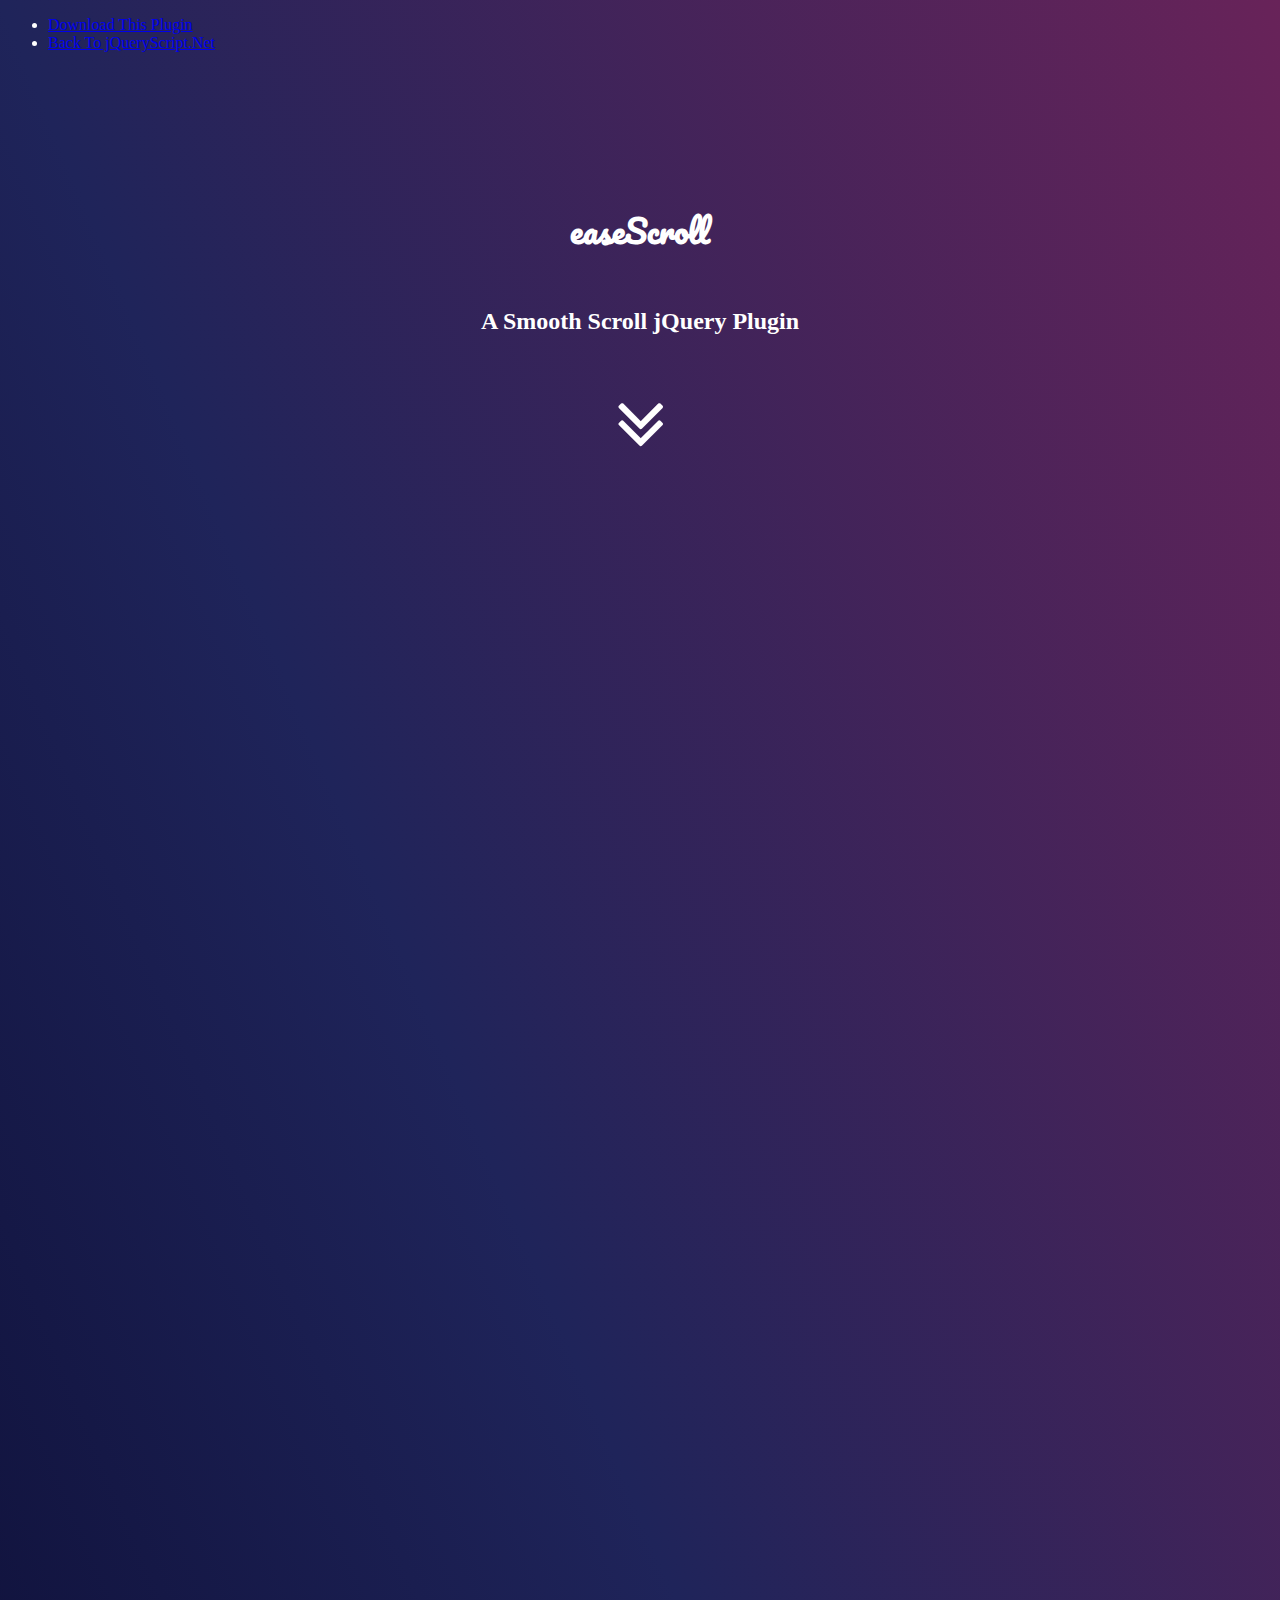
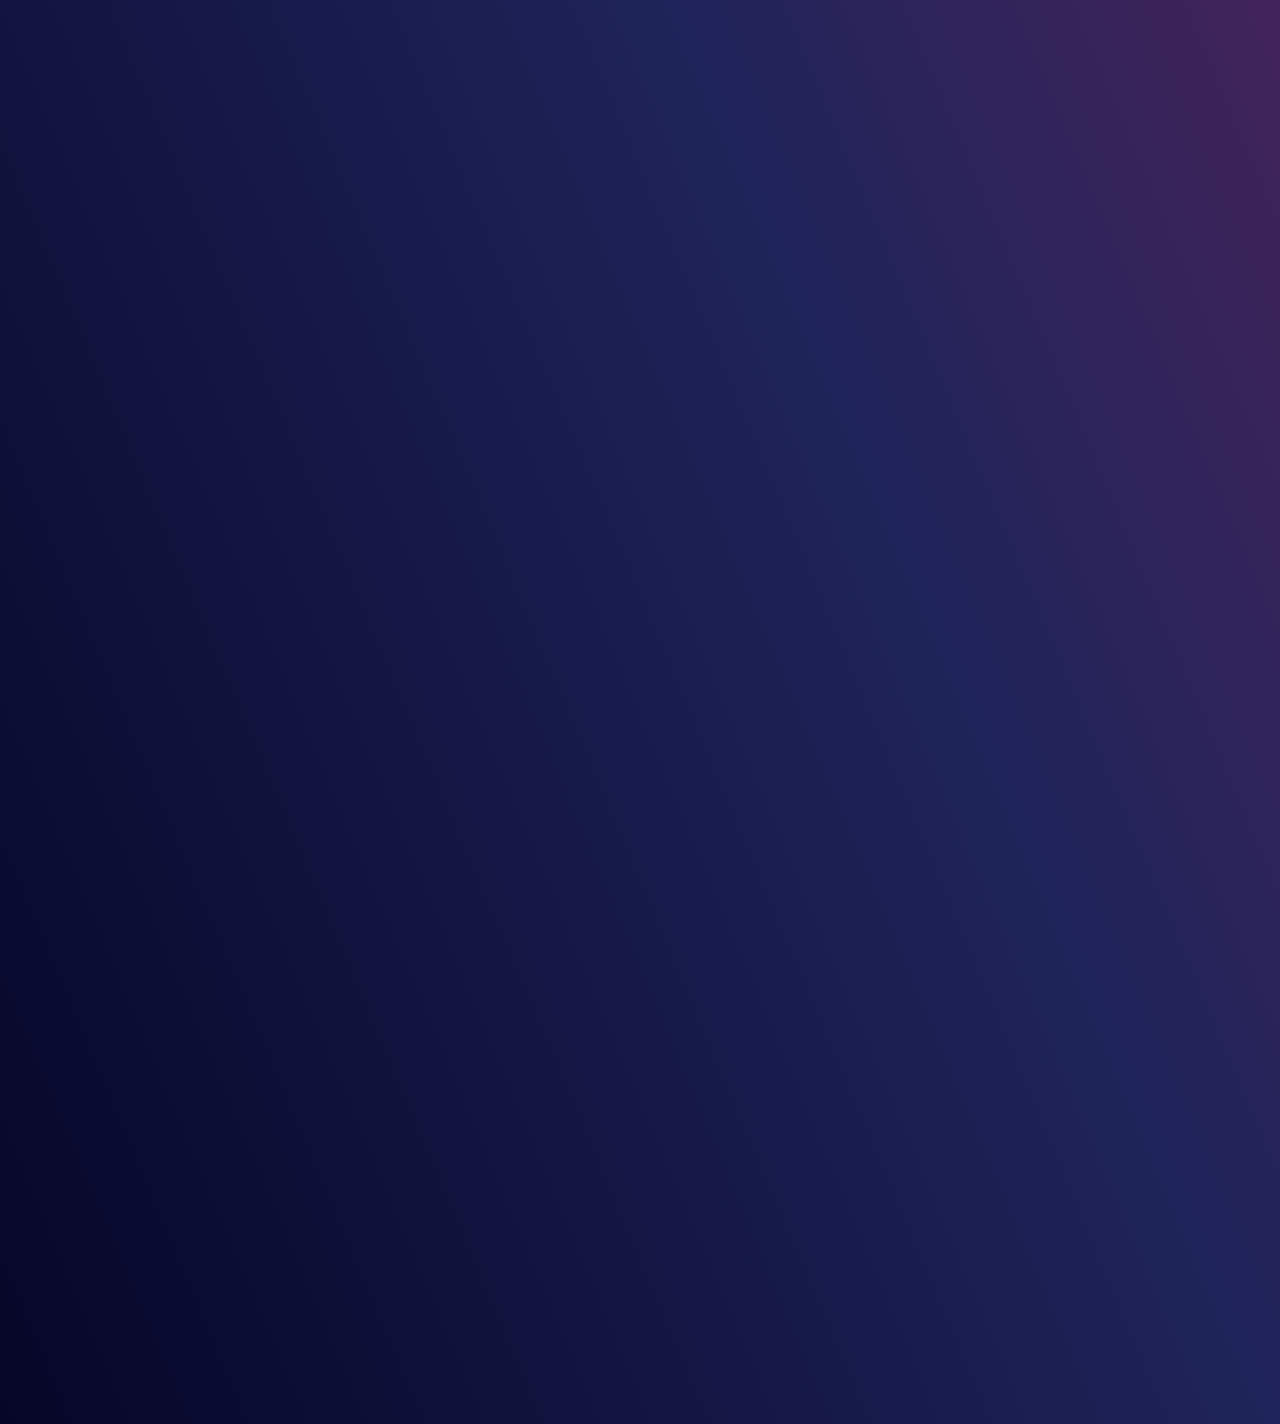
<file: css/Smooth-Mouse-Wheel-Scrolling-Plugin-With-jQuery-easeScroll/index.html>
<!doctype html>
<html>
<head>
<meta charset="utf-8">
<meta http-equiv="X-UA-Compatible" content="IE=edge,chrome=1">
<meta name="viewport" content="width=device-width, initial-scale=1">
<title>jQuery easeScroll Plugin Demo</title>
<link href="http://www.jqueryscript.net/css/jquerysctipttop.css" rel="stylesheet" type="text/css">
<link href='http://fonts.googleapis.com/css?family=Pacifico' rel='stylesheet' type='text/css'>
<link rel="stylesheet" href="http://netdna.bootstrapcdn.com/font-awesome/4.6.3/css/font-awesome.min.css">
<style>
        body { background: linear-gradient(to top right, #060628, #1F245A, #682359); color:#fff; font-family:'Roboto'; min-height:3000px; font-family:'Roboto';}
        .container { margin:150px auto; max-width:640px; text-align:center;}
        h1 { font-family:'Pacifico';}
        h2 { margin:50px auto;}
        </style>
</head>

<body>
<div id="jquery-script-menu">
<div class="jquery-script-center">
<ul>
<li><a href="http://www.jqueryscript.net/animation/Smooth-Mouse-Wheel-Scrolling-Plugin-With-jQuery-easeScroll.html">Download This Plugin</a></li>
<li><a href="http://www.jqueryscript.net/">Back To jQueryScript.Net</a></li>
</ul>
<div class="jquery-script-ads"><script type="text/javascript"><!--
google_ad_client = "ca-pub-2783044520727903";
/* jQuery_demo */
google_ad_slot = "2780937993";
google_ad_width = 728;
google_ad_height = 90;
//-->
</script>
<script type="text/javascript"
src="http://pagead2.googlesyndication.com/pagead/show_ads.js">
</script></div>
<div class="jquery-script-clear"></div>
</div>
</div>
<div class="container">
<h1>easeScroll</h1>
<h2>A Smooth Scroll jQuery Plugin</h2>
<p><i class="fa fa-angle-double-down fa-5x"></i></p>
</div>
<script src="http://code.jquery.com/jquery-3.1.1.min.js"></script>
<script src="jquery.easeScroll.js"></script>
<script>
$("html").easeScroll();
</script>
<script type="text/javascript">

  var _gaq = _gaq || [];
  _gaq.push(['_setAccount', 'UA-36251023-1']);
  _gaq.push(['_setDomainName', 'jqueryscript.net']);
  _gaq.push(['_trackPageview']);

  (function() {
    var ga = document.createElement('script'); ga.type = 'text/javascript'; ga.async = true;
    ga.src = ('https:' == document.location.protocol ? 'https://ssl' : 'http://www') + '.google-analytics.com/ga.js';
    var s = document.getElementsByTagName('script')[0]; s.parentNode.insertBefore(ga, s);
  })();

</script>
</body>
</html>
</file>
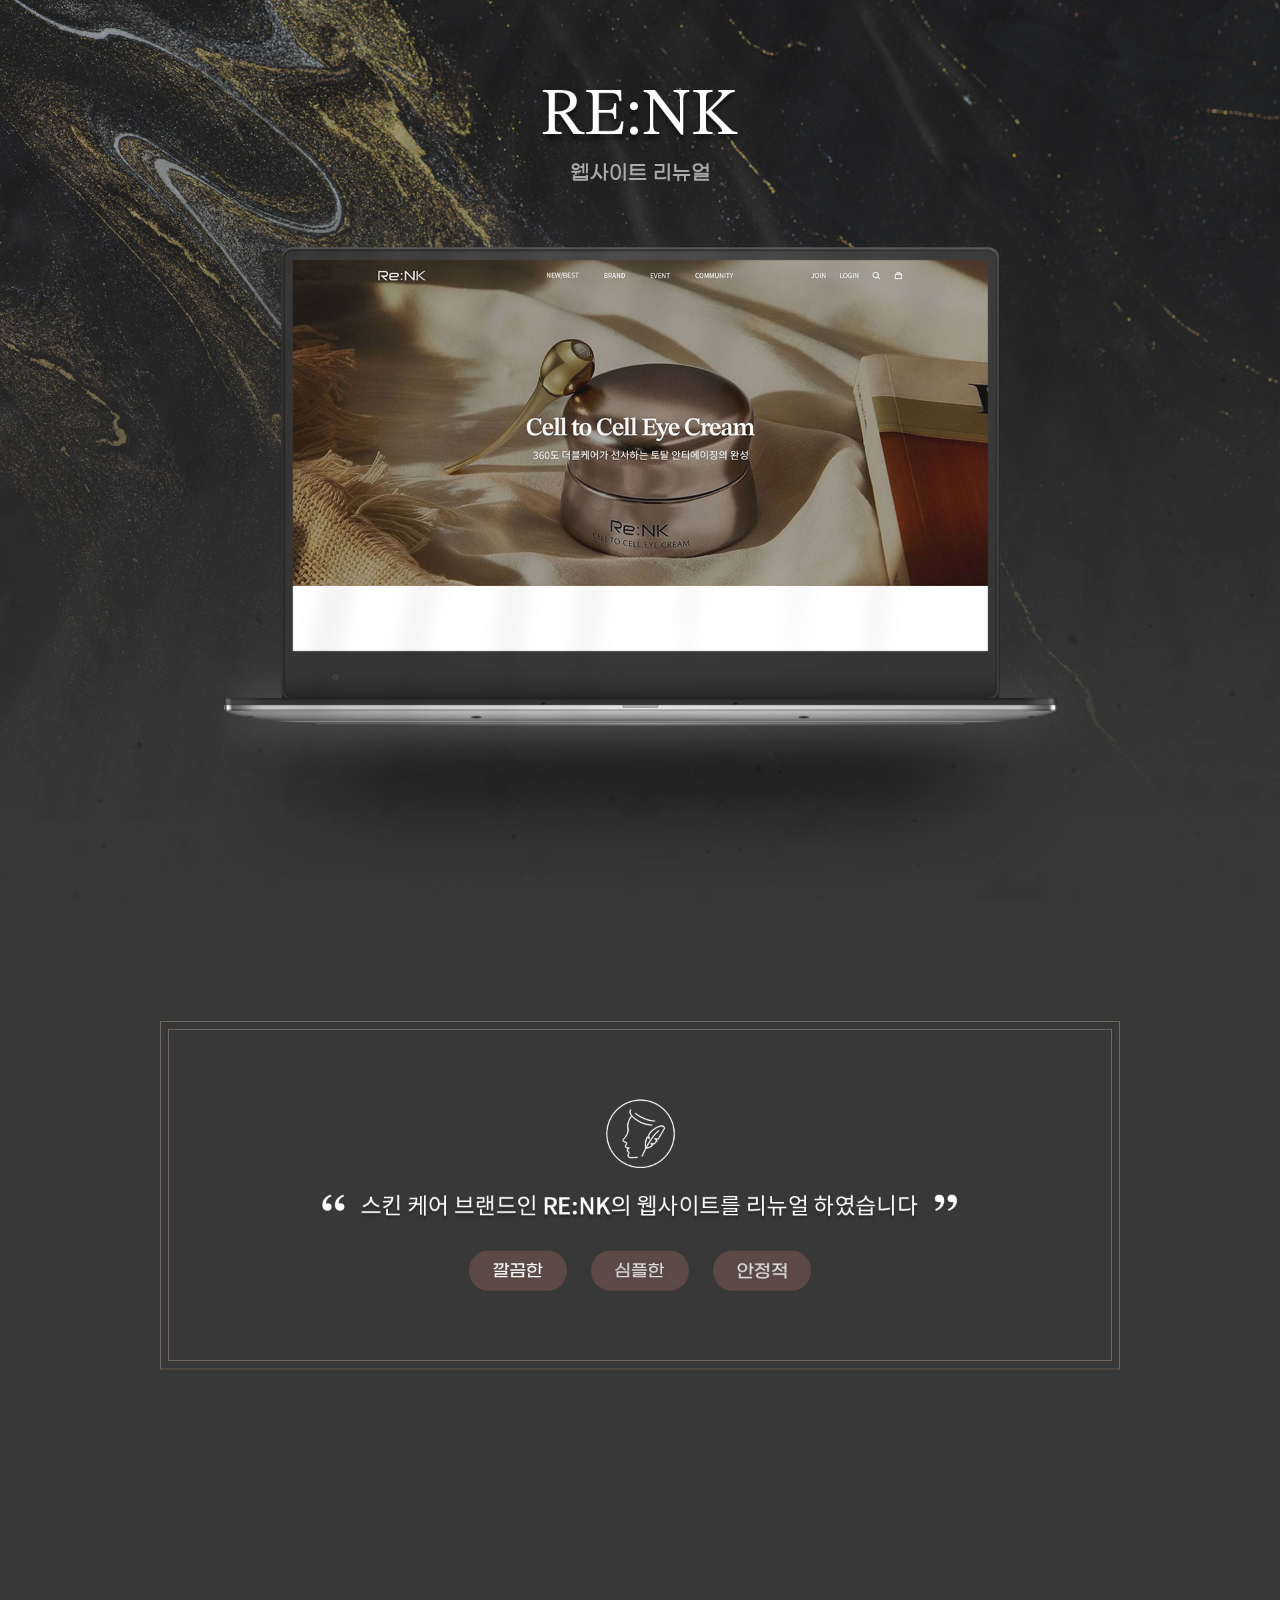
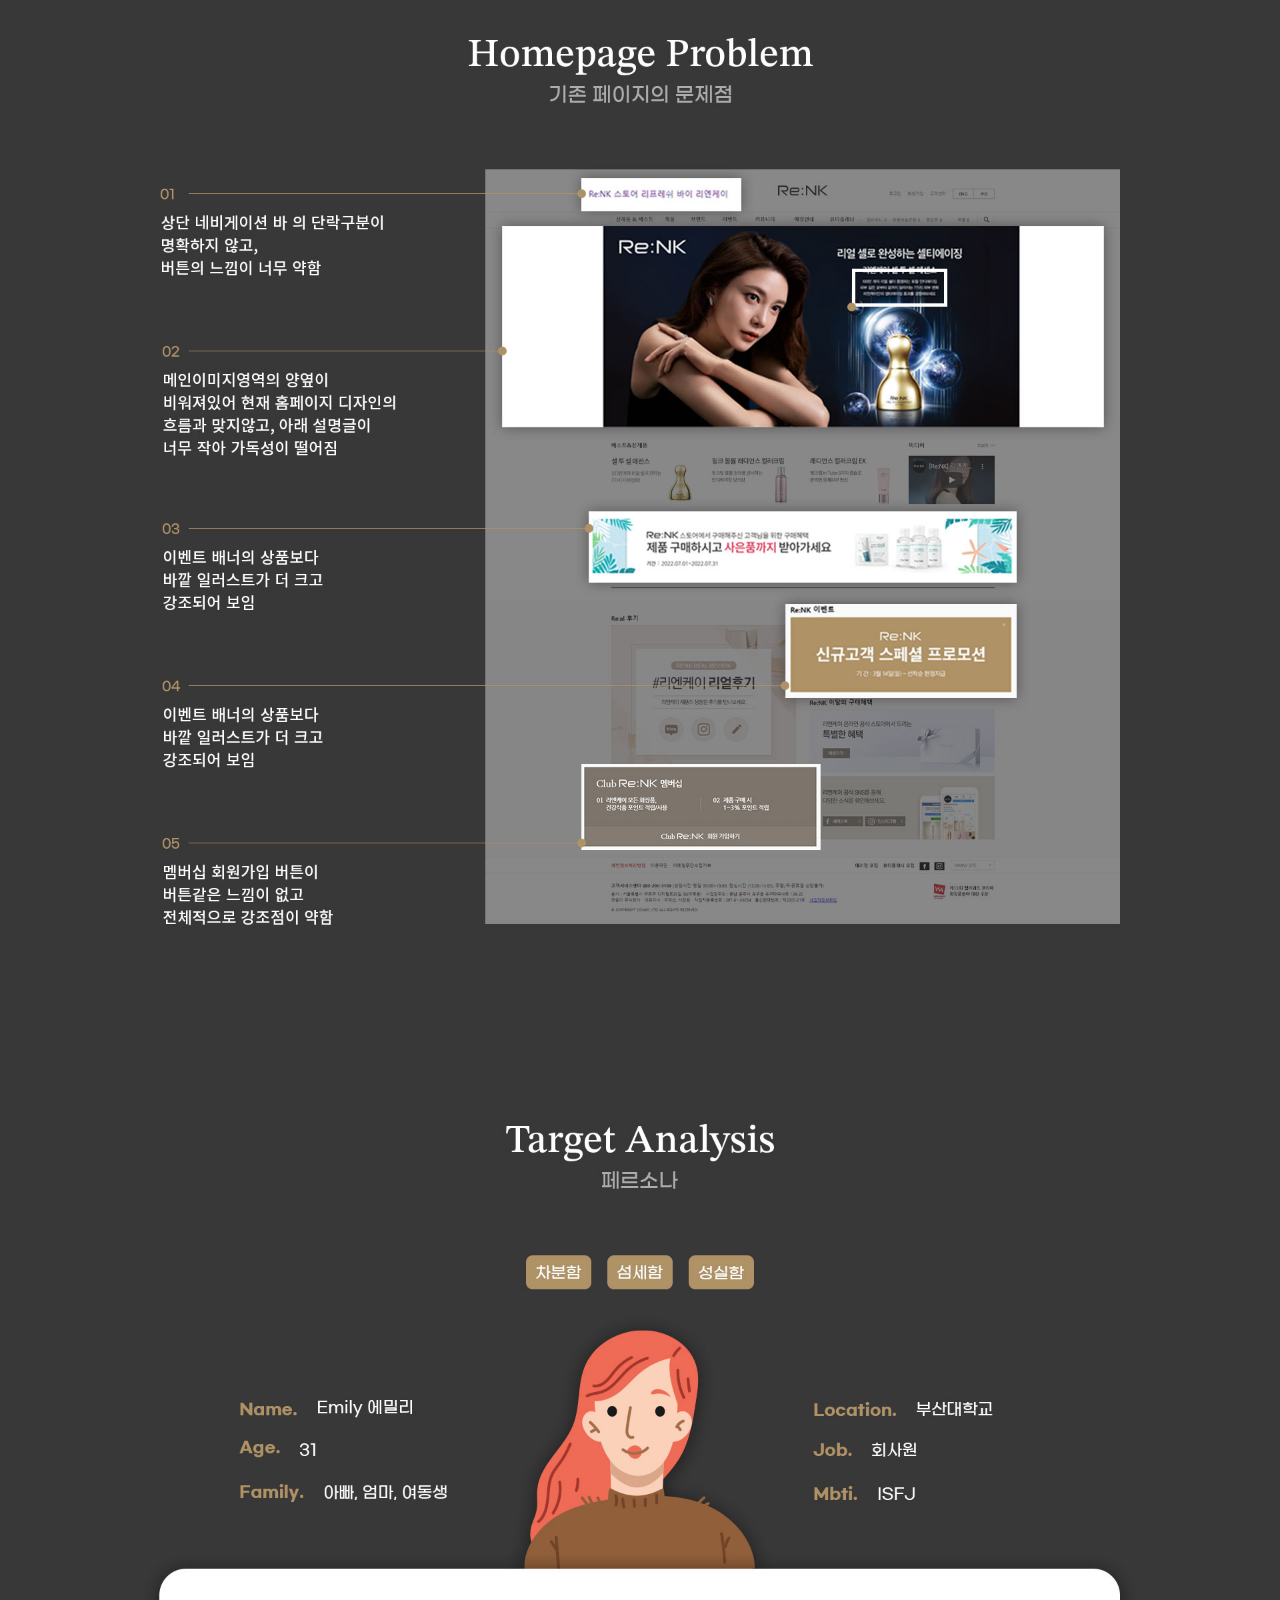
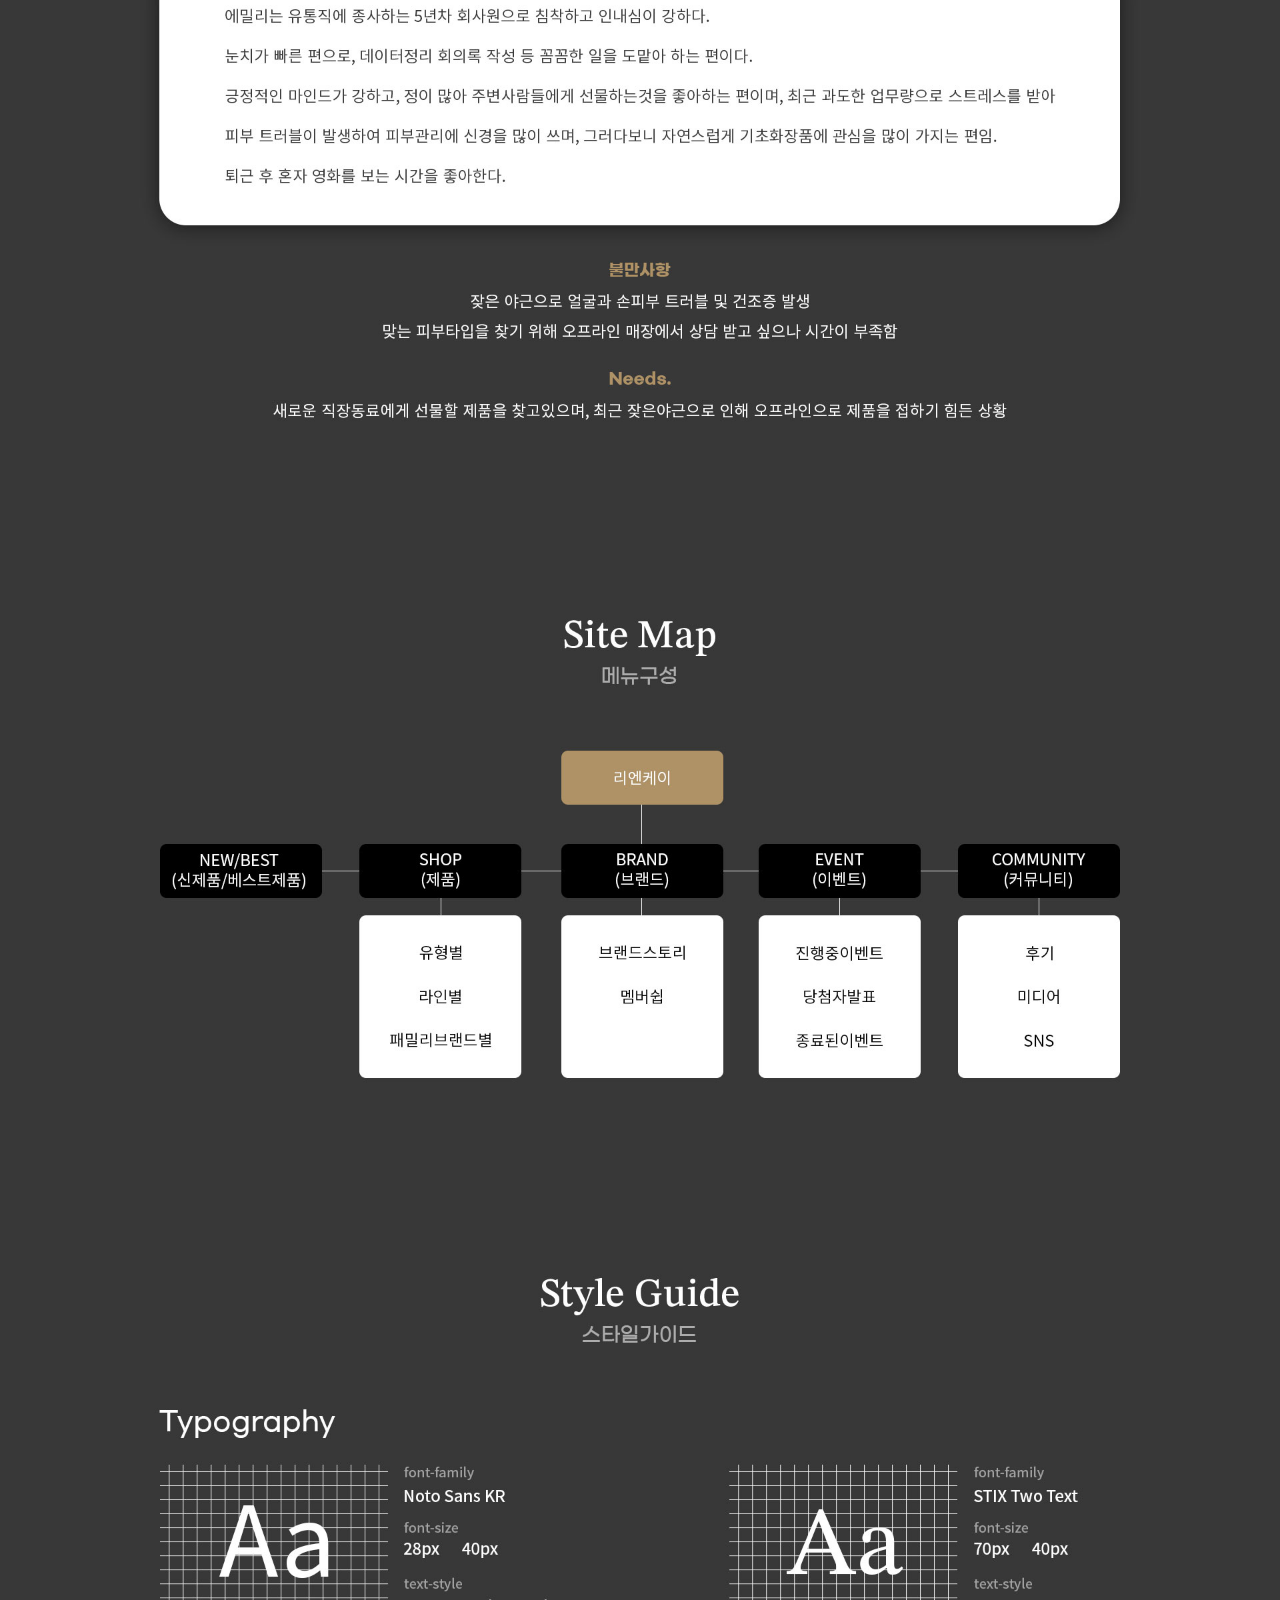
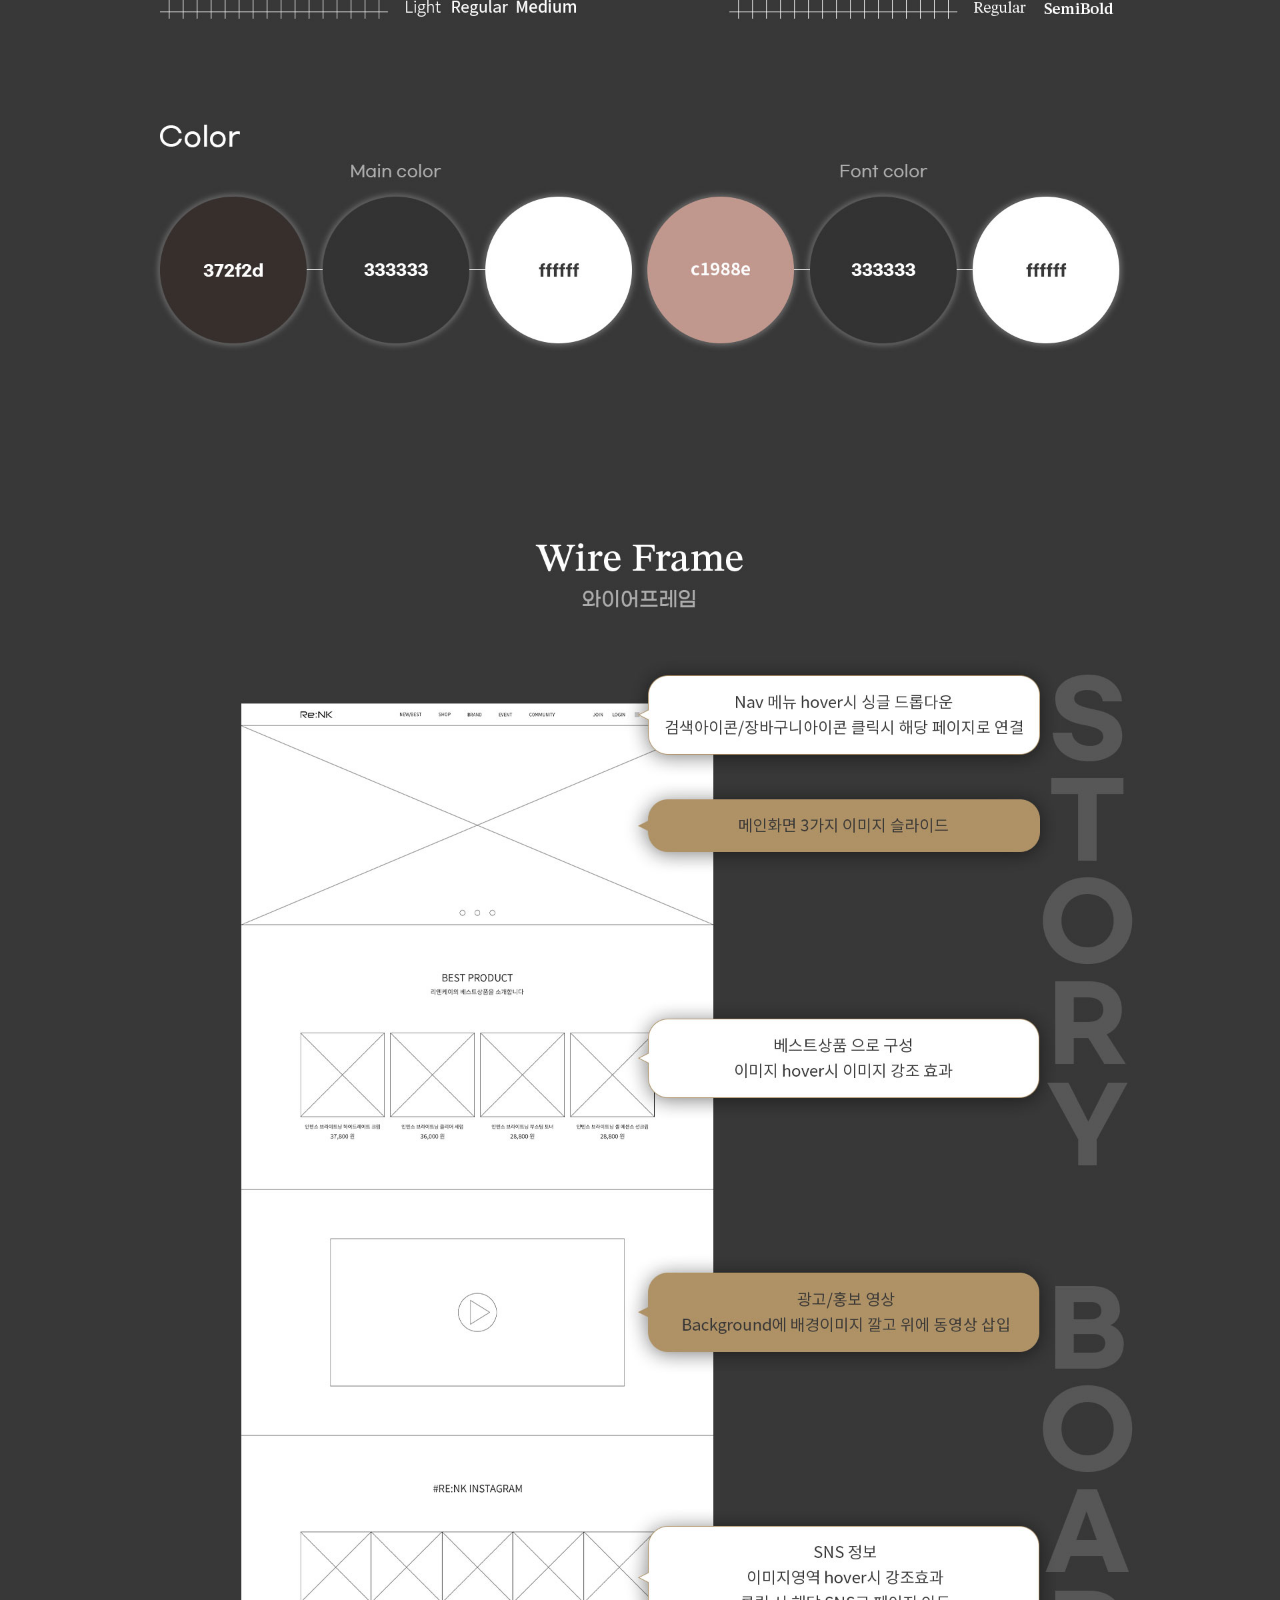
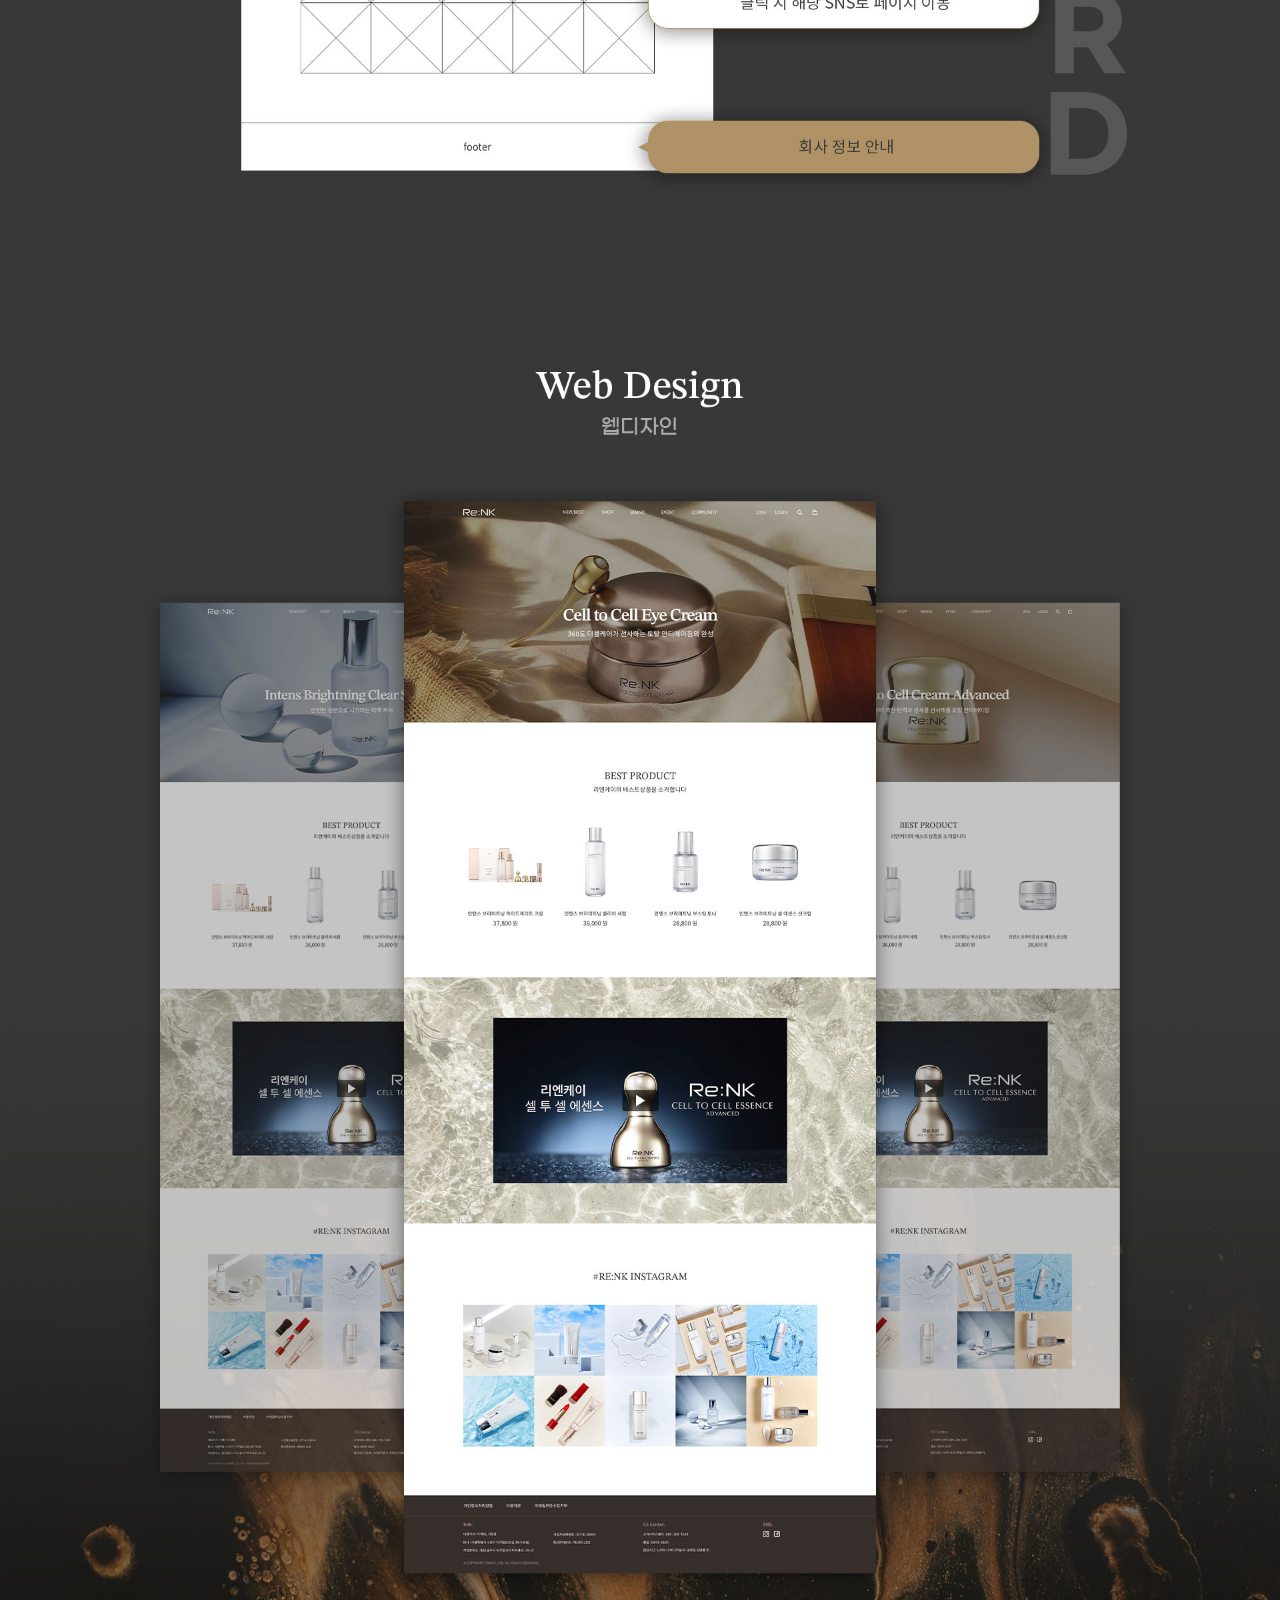
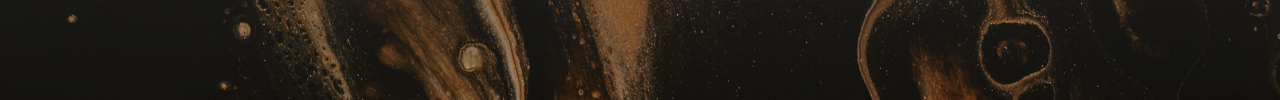
<file: sub/web1/html/proposal.html>
<!DOCTYPE html>
<html lang="ko">
<head>
    <meta charset="UTF-8">
    <meta http-equiv="X-UA-Compatible" content="IE=edge">
    <meta name="viewport" content="width=device-width, initial-scale=1.0">
    <title>RE:NK 기획서</title>
    <style>
        * {
            margin: 0;
            padding: 0;
            box-sizing: border-box;
        }
        img {
            display: block;
            width: 100%;
        }
    </style>
</head>
<body>
    <section>
        <img src="img/proposal.jpg" alt="RE:NK 기획서이미지">
    </section>
</body>
</html>
</file>
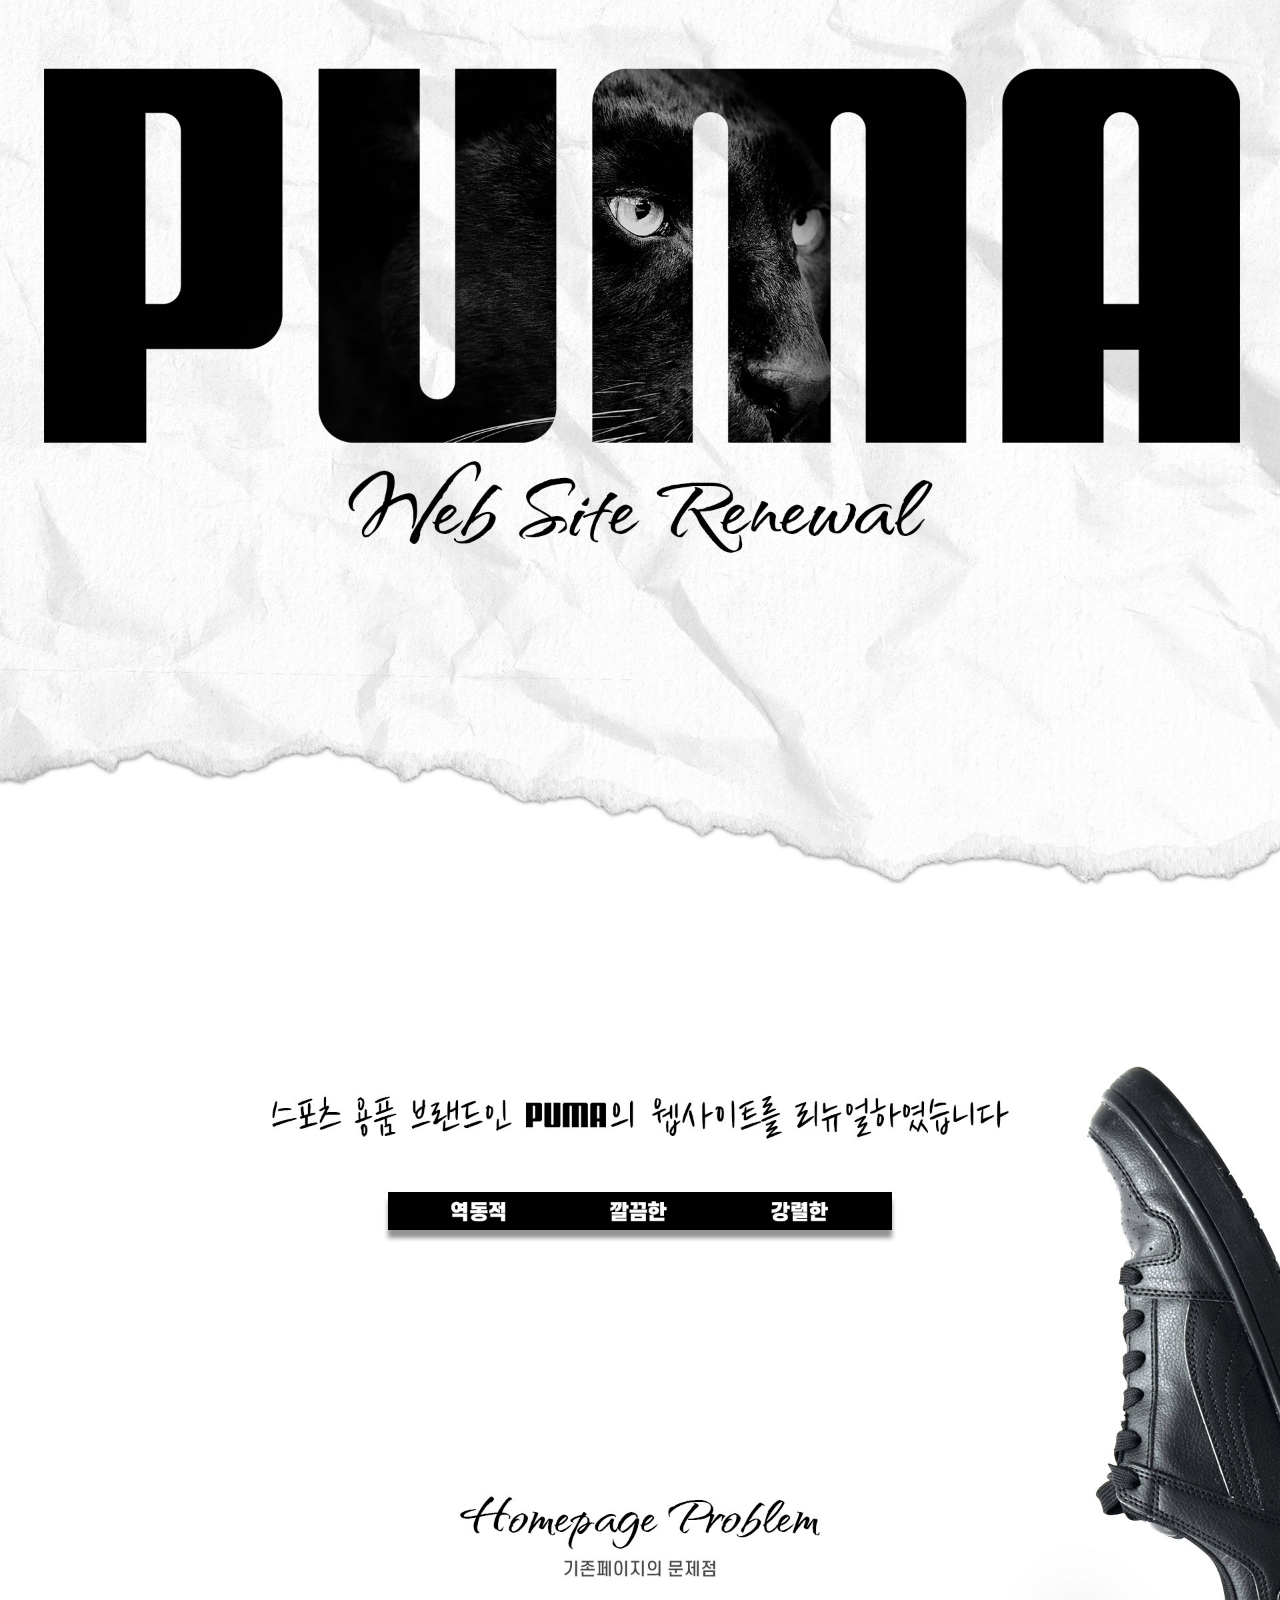
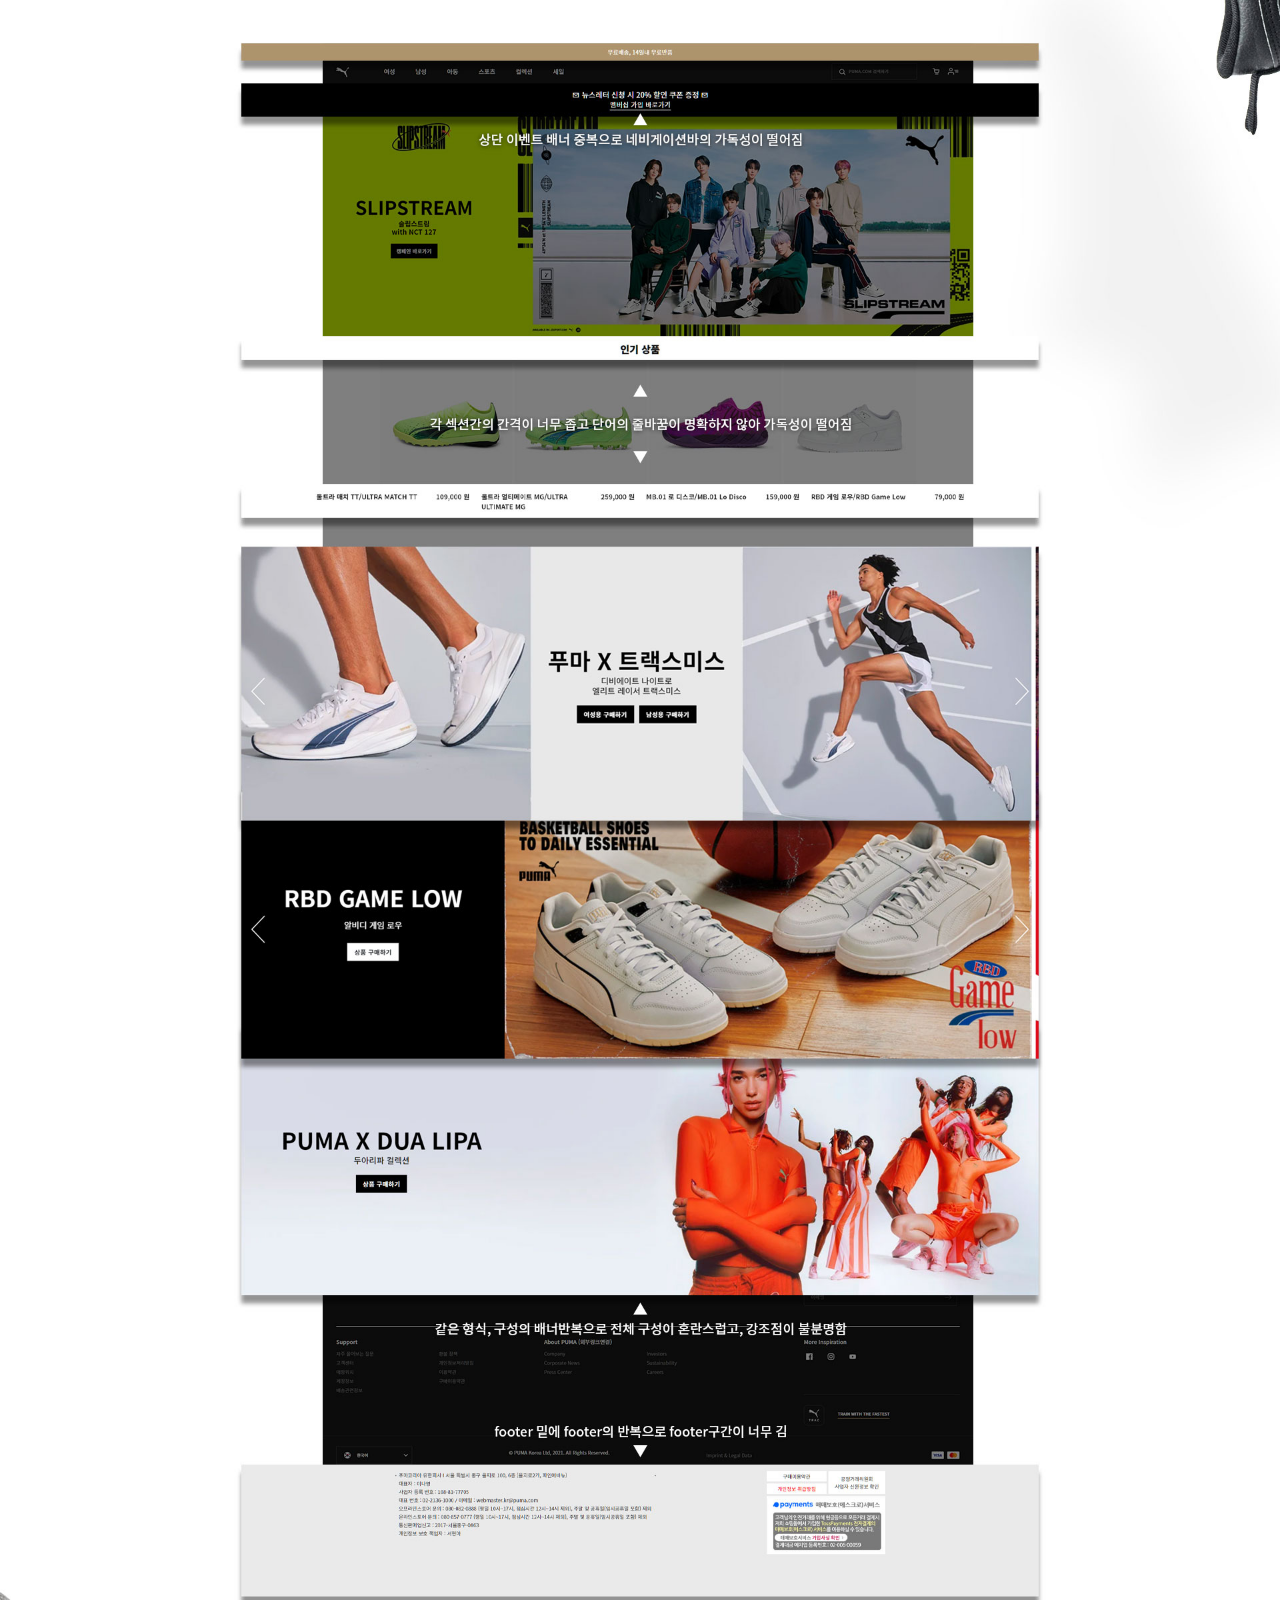
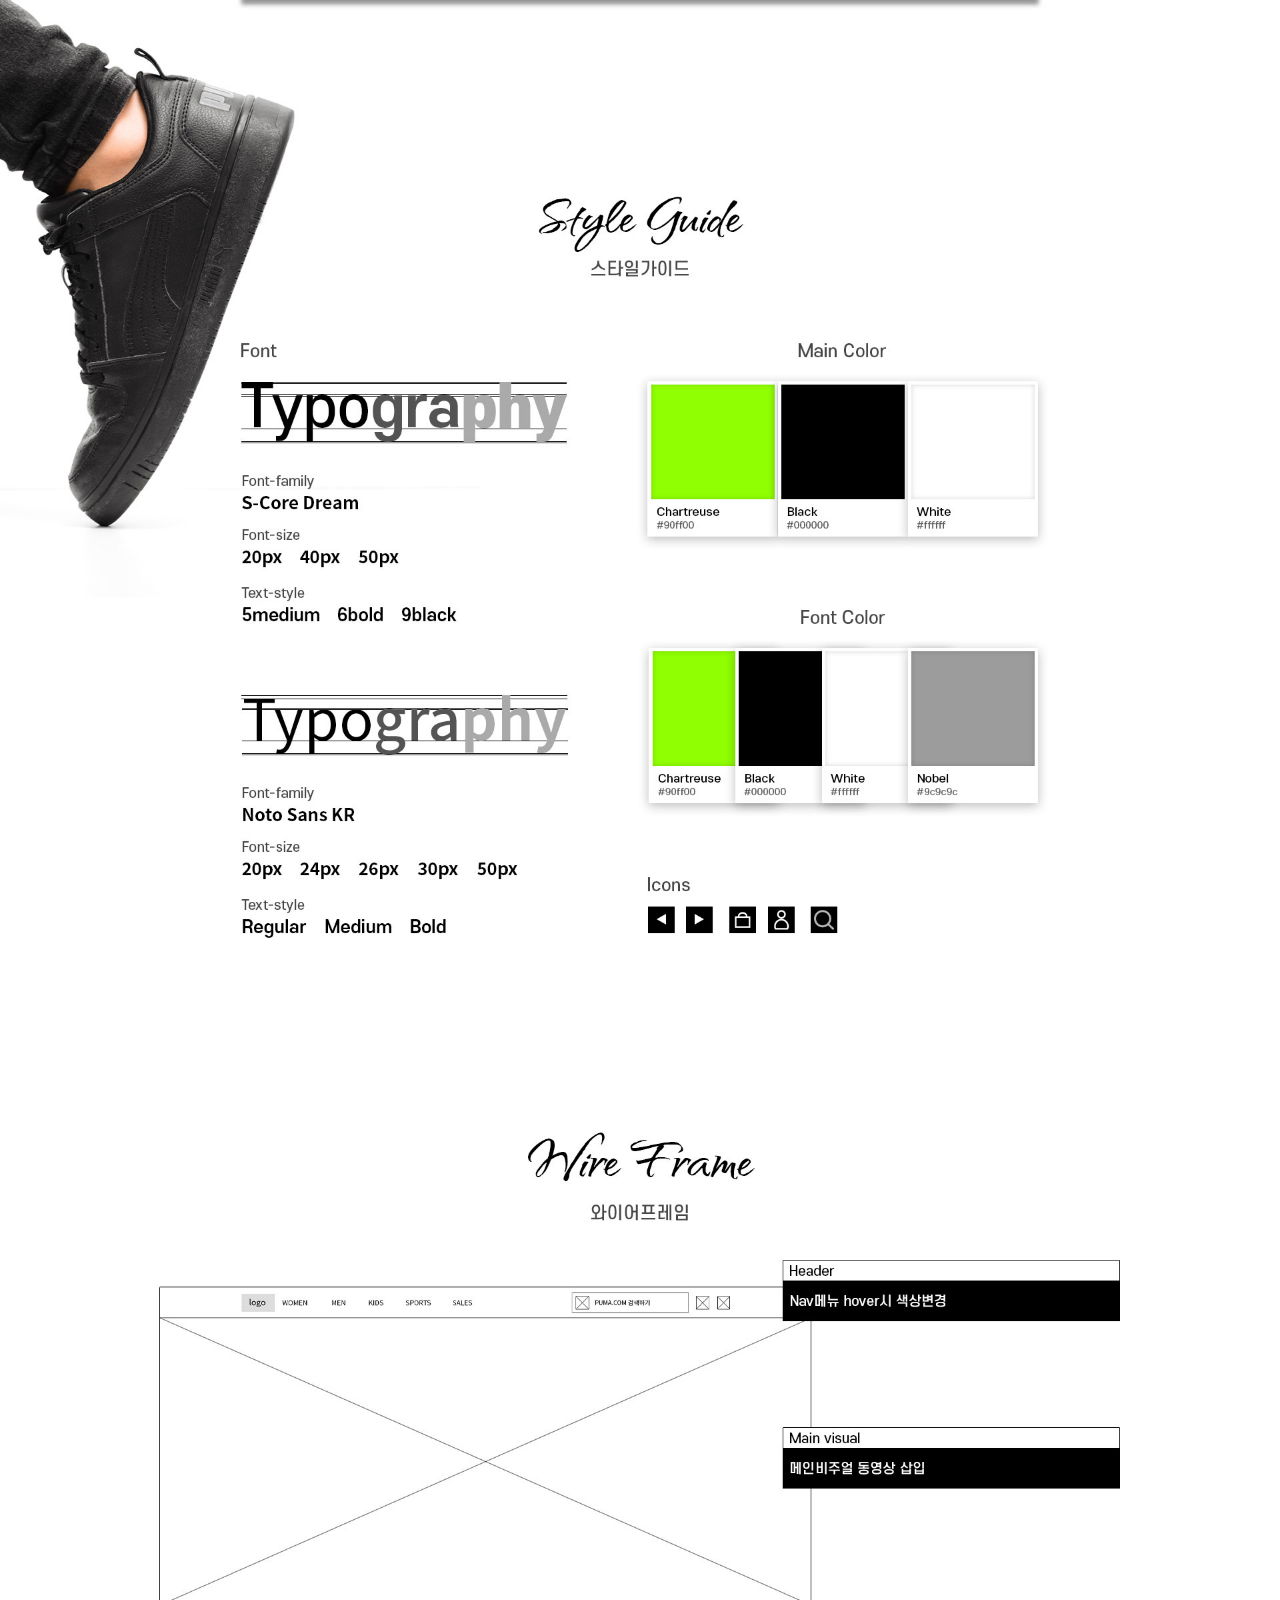
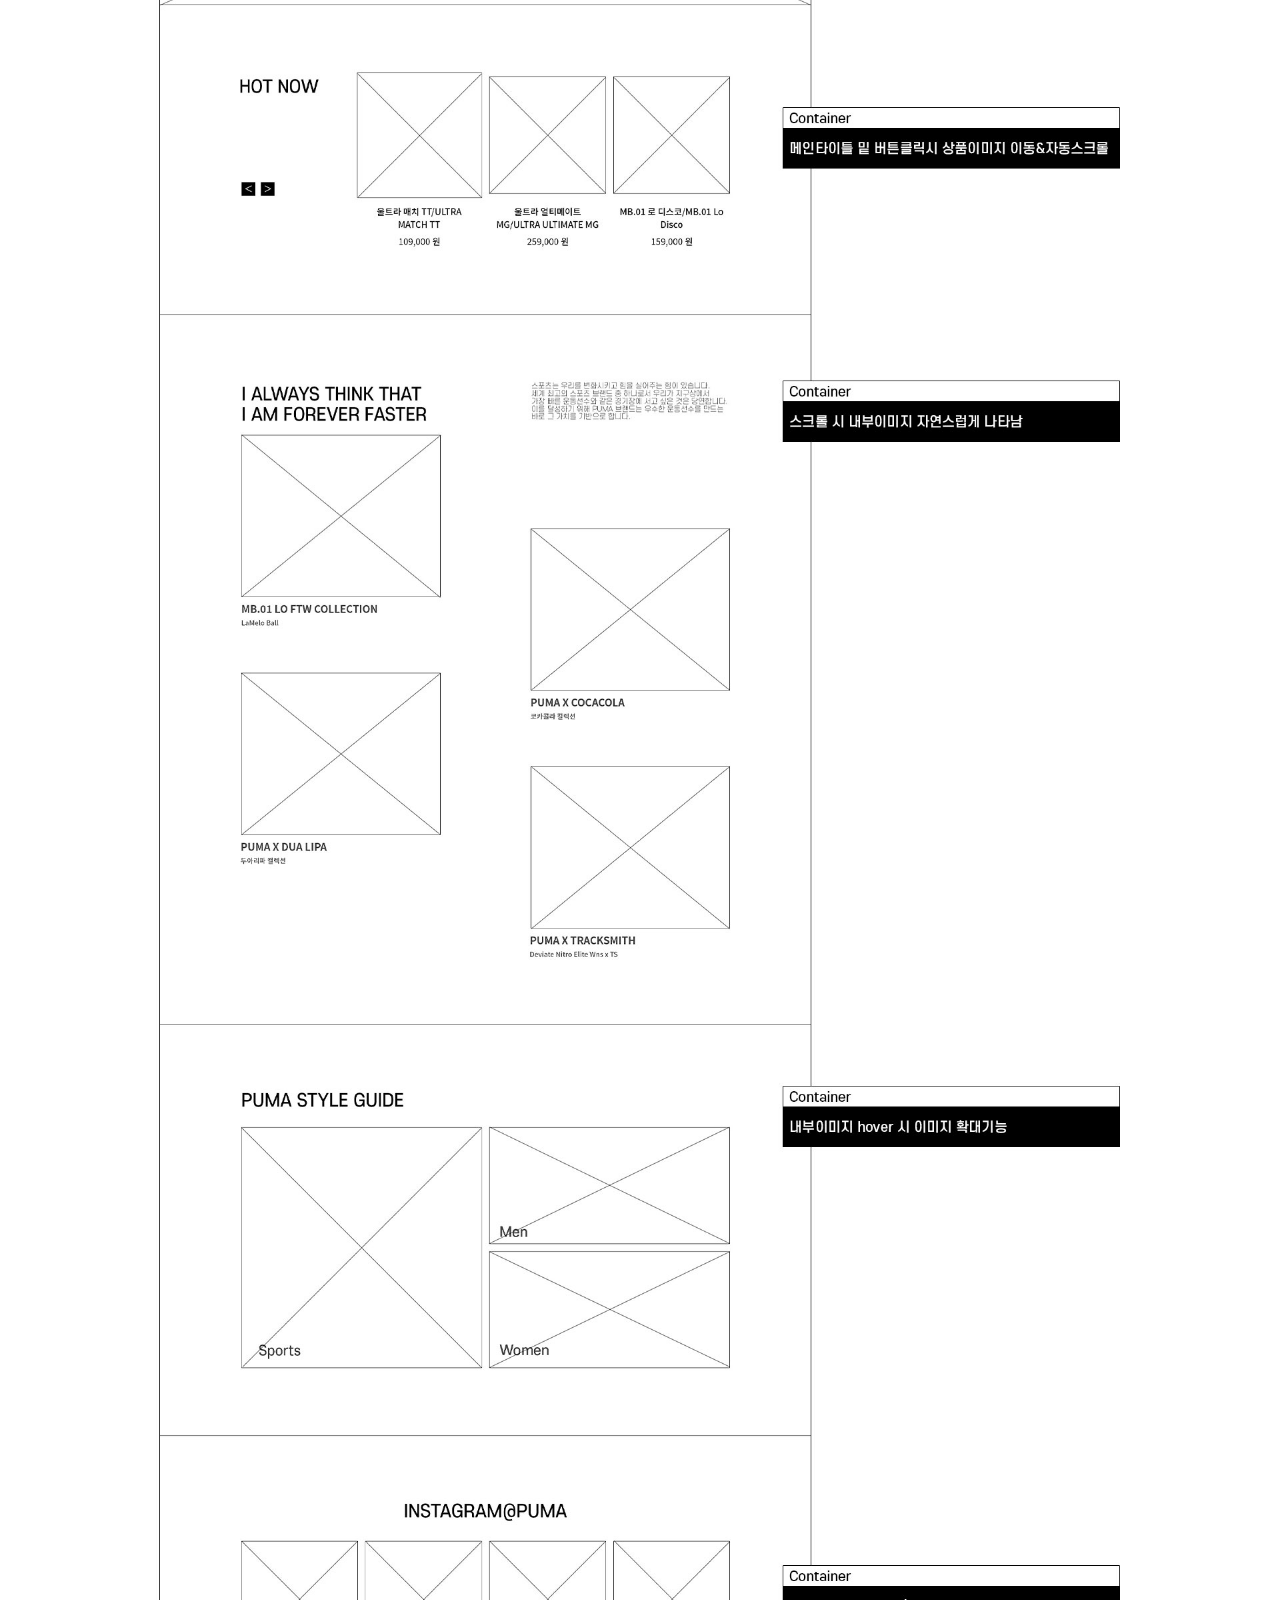
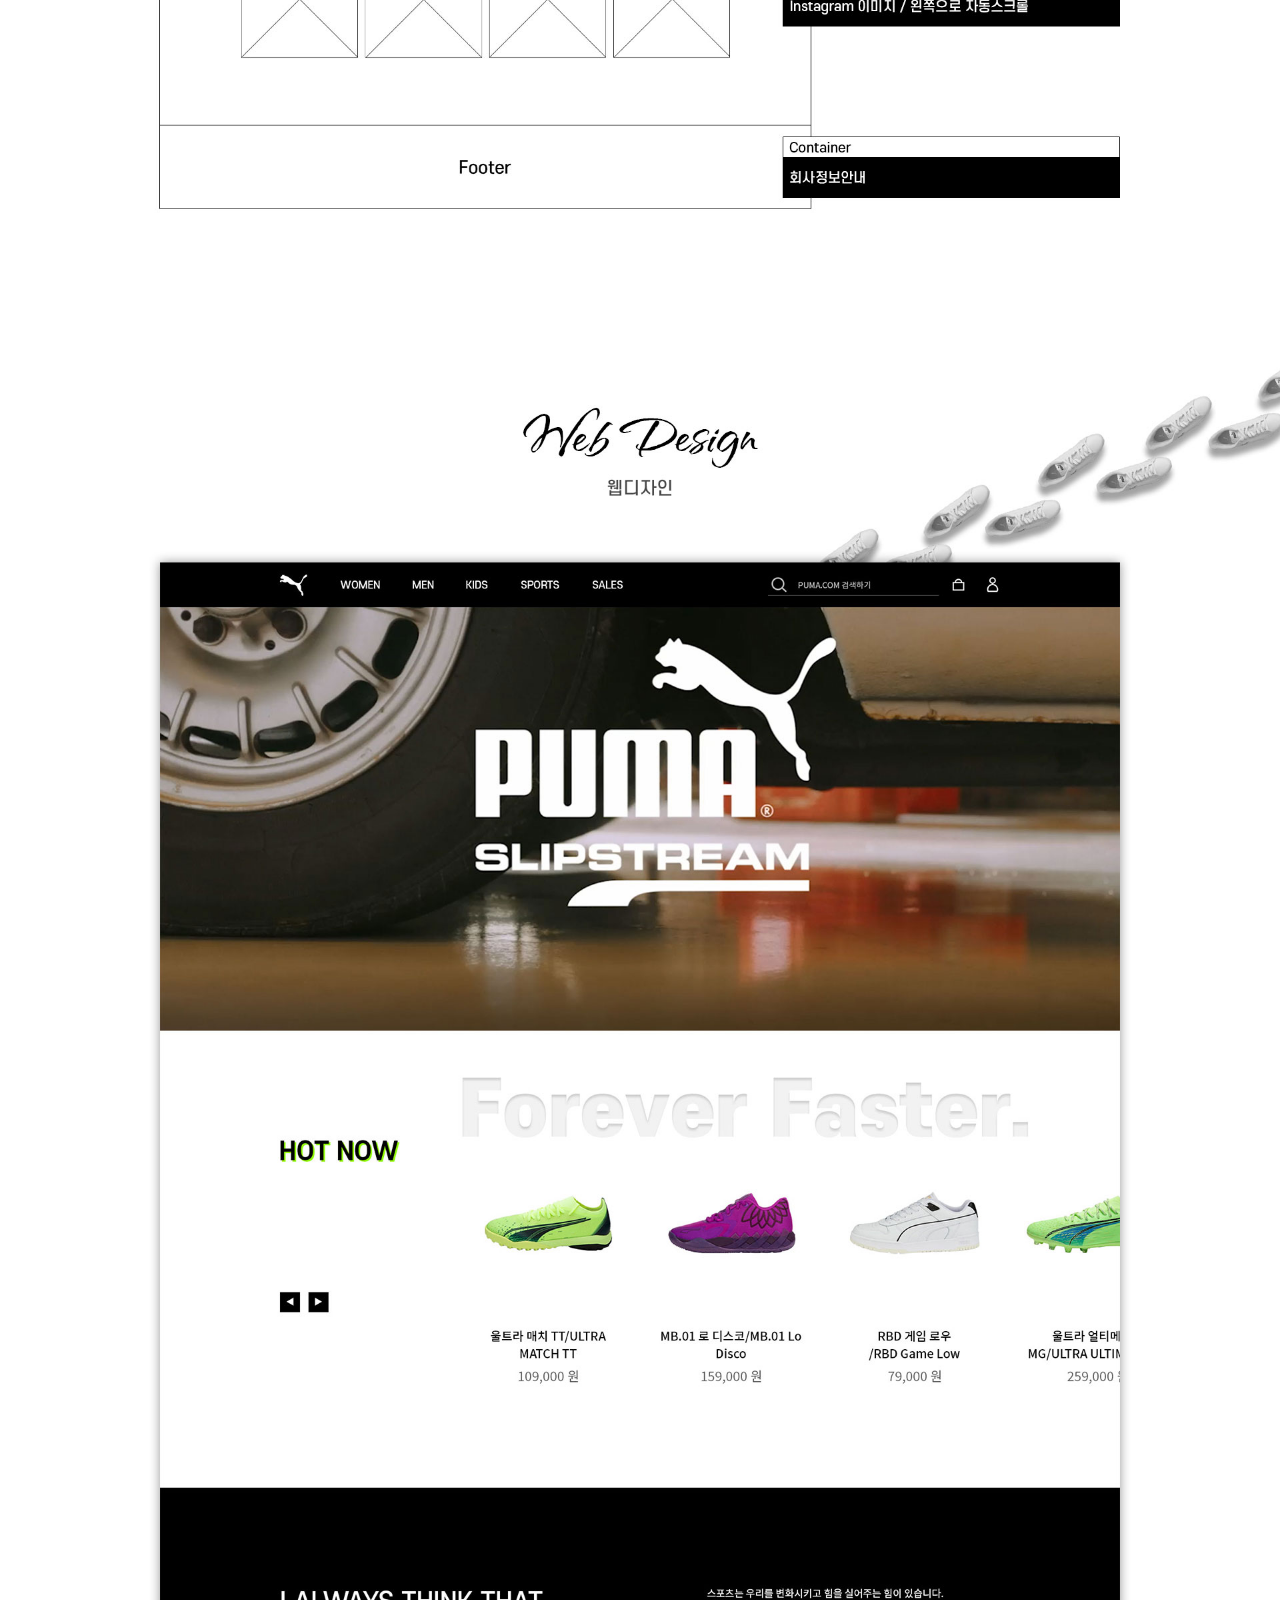
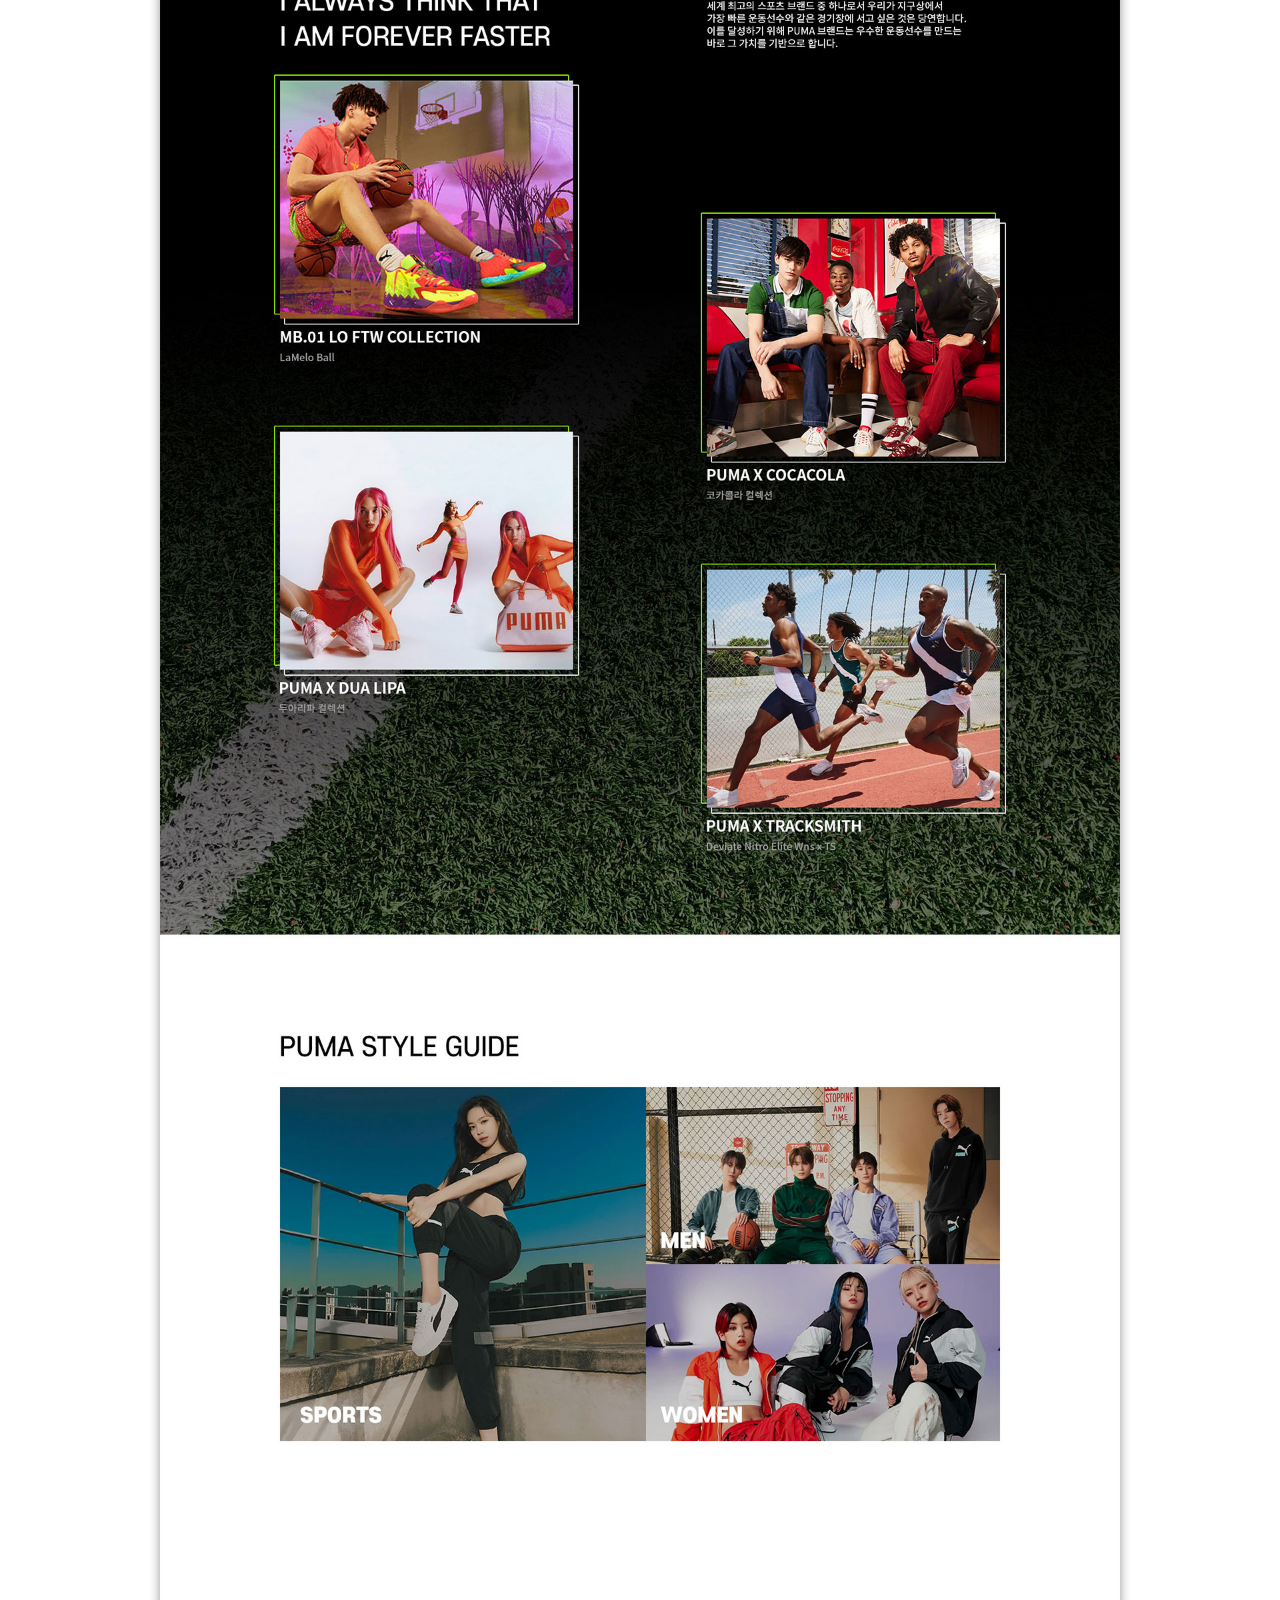
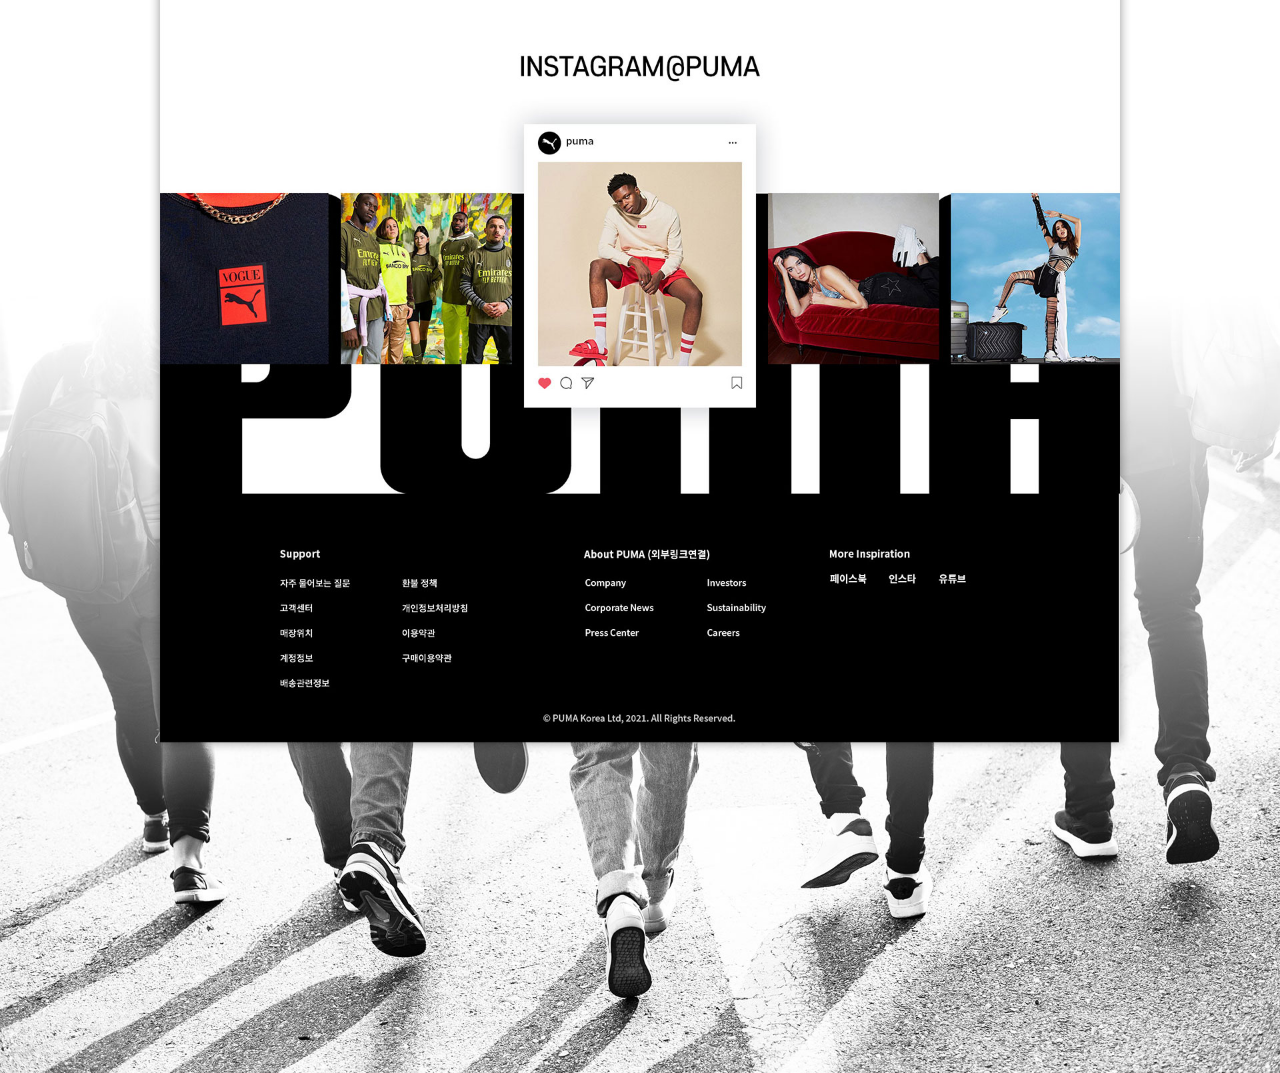
<file: sub/web2/html/proposal.html>
<!DOCTYPE html>
<html lang="ko">
<head>
    <meta charset="UTF-8">
    <meta http-equiv="X-UA-Compatible" content="IE=edge">
    <meta name="viewport" content="width=device-width, initial-scale=1.0">
    <title>FUMA 기획서</title>
    <style>
        * {
            margin: 0;
            padding: 0;
            box-sizing: border-box;
        }
        img {
            display: block;
            width: 100%;
        }
    </style>
</head>
<body>
    <img src="img/Puma_proposal.jpg" alt="FUMA 기획서">
</body>
</html>
</file>
